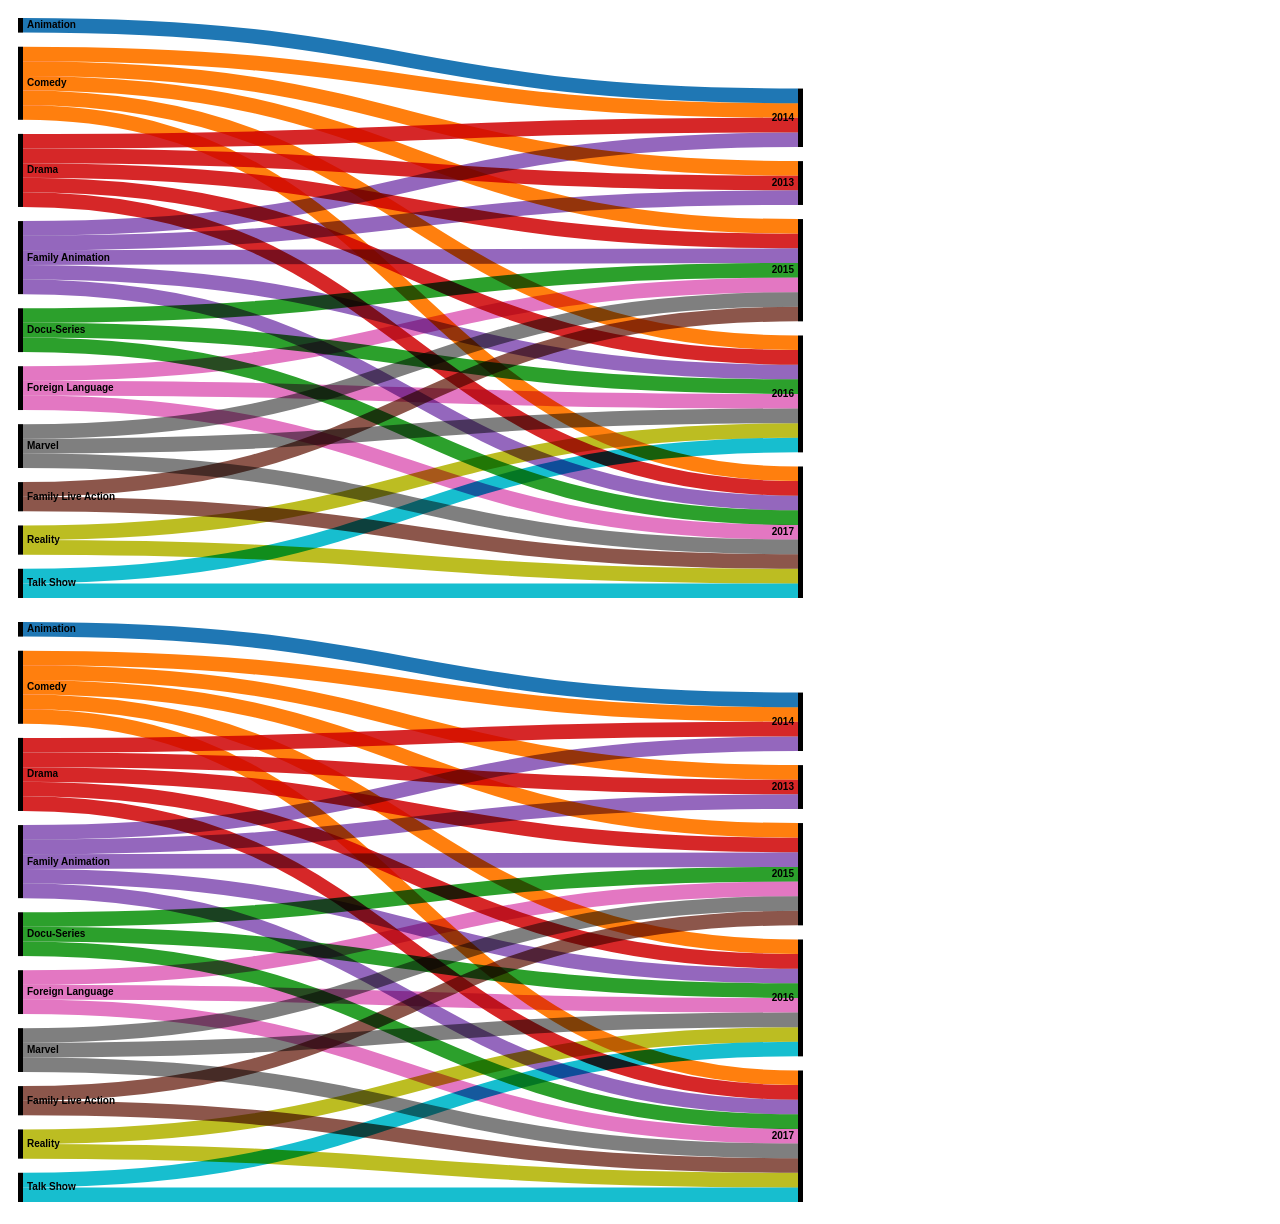
<file: index.html>
<!DOCTYPE html>
<html lang="es">
<head>
    <meta charset="UTF-8">
    <meta name="viewport" content="width=device-width">
    <title>Visualización</title>
</head>
<body>
    <object type="image/svg+xml" data="viz.svg"></object>
    <object type="image/svg+xml" data="./viz.svg"></object>
<div class="flourish-embed flourish-chart" data-src="visualisation/30757412"><script src="https://public.flourish.studio/resources/embed.js"></script><noscript><img src="https://public.flourish.studio/visualisation/30757412/thumbnail" width="100%" alt="chart visualization" /></noscript></div>


<div class="flourish-embed flourish-chart" data-src="visualisation/30757412"><script src="https://public.flourish.studio/resources/embed.js"></script><noscript><img src="https://public.tableau.com/authoring/DIEGO_17940679049580/Dashboard2#2" width="100%" alt="chart visualization" /></noscript></div>
    
</body>
</html>
</file>
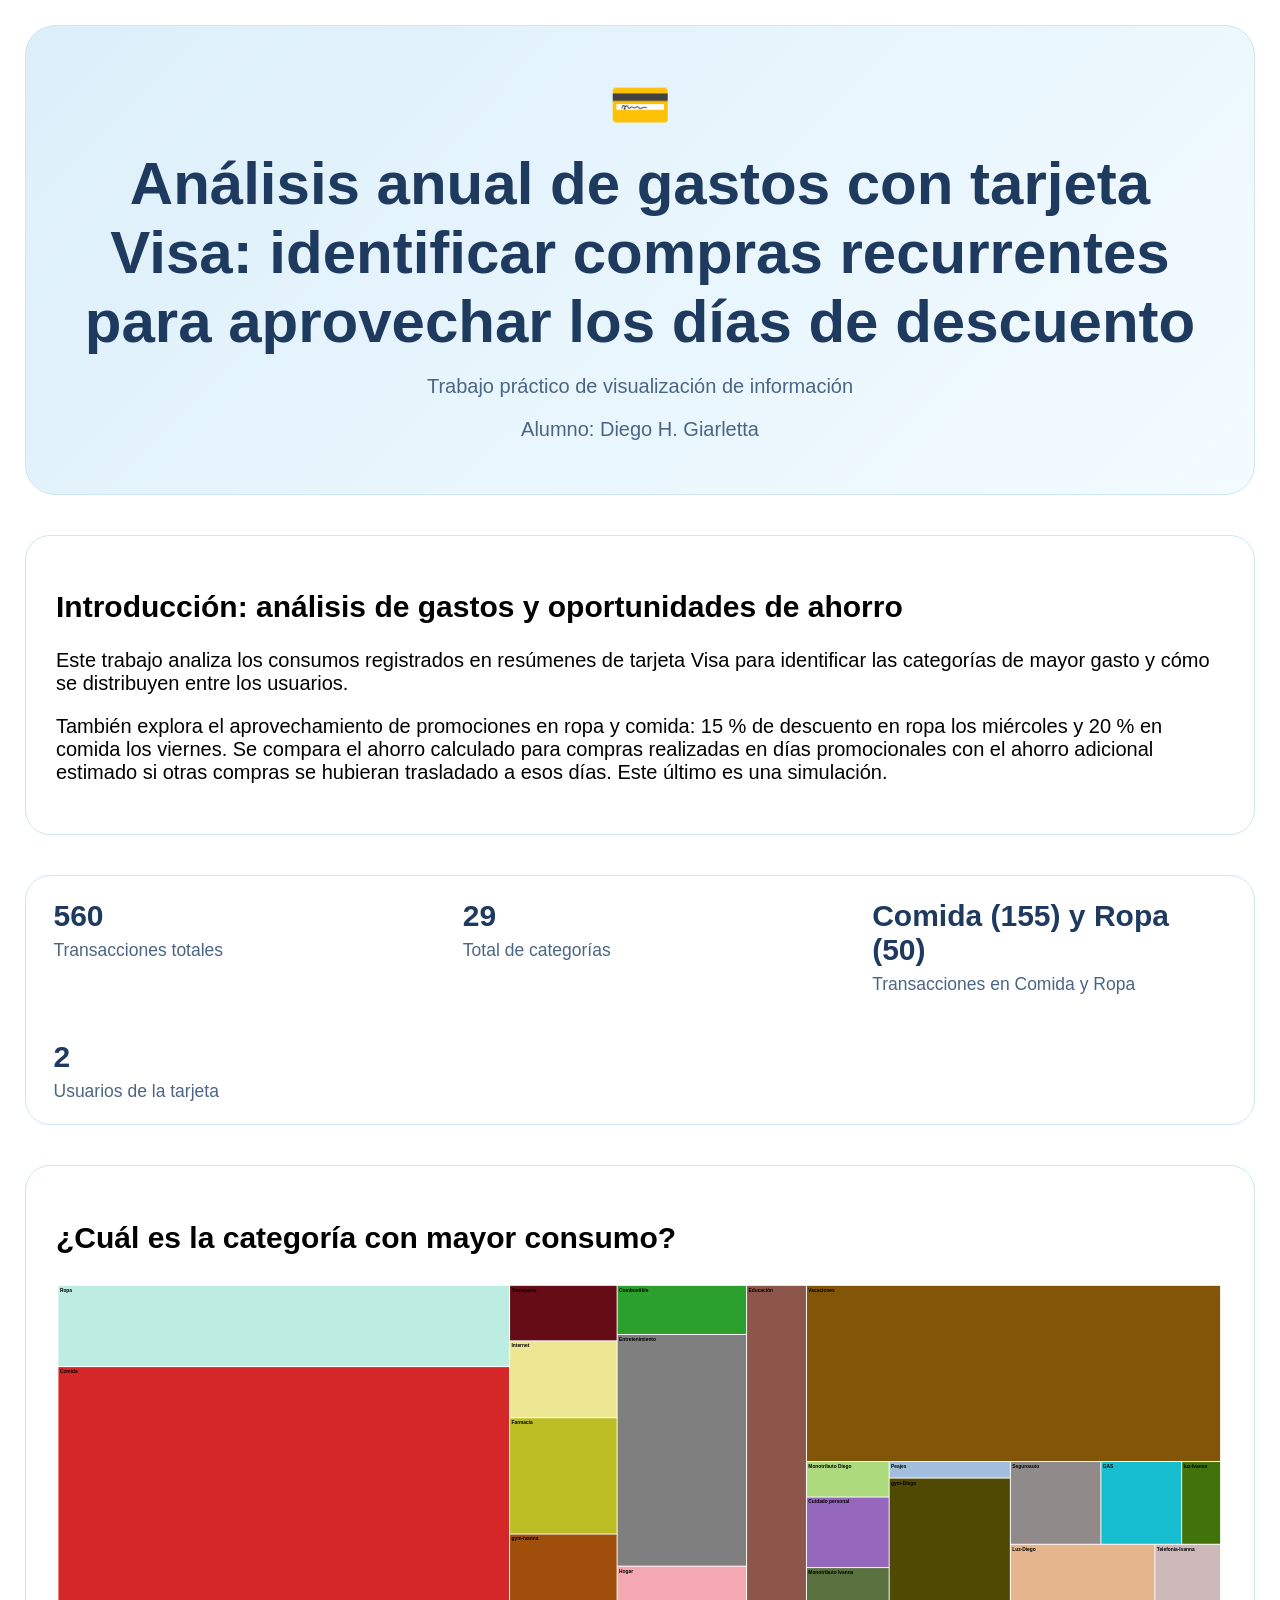
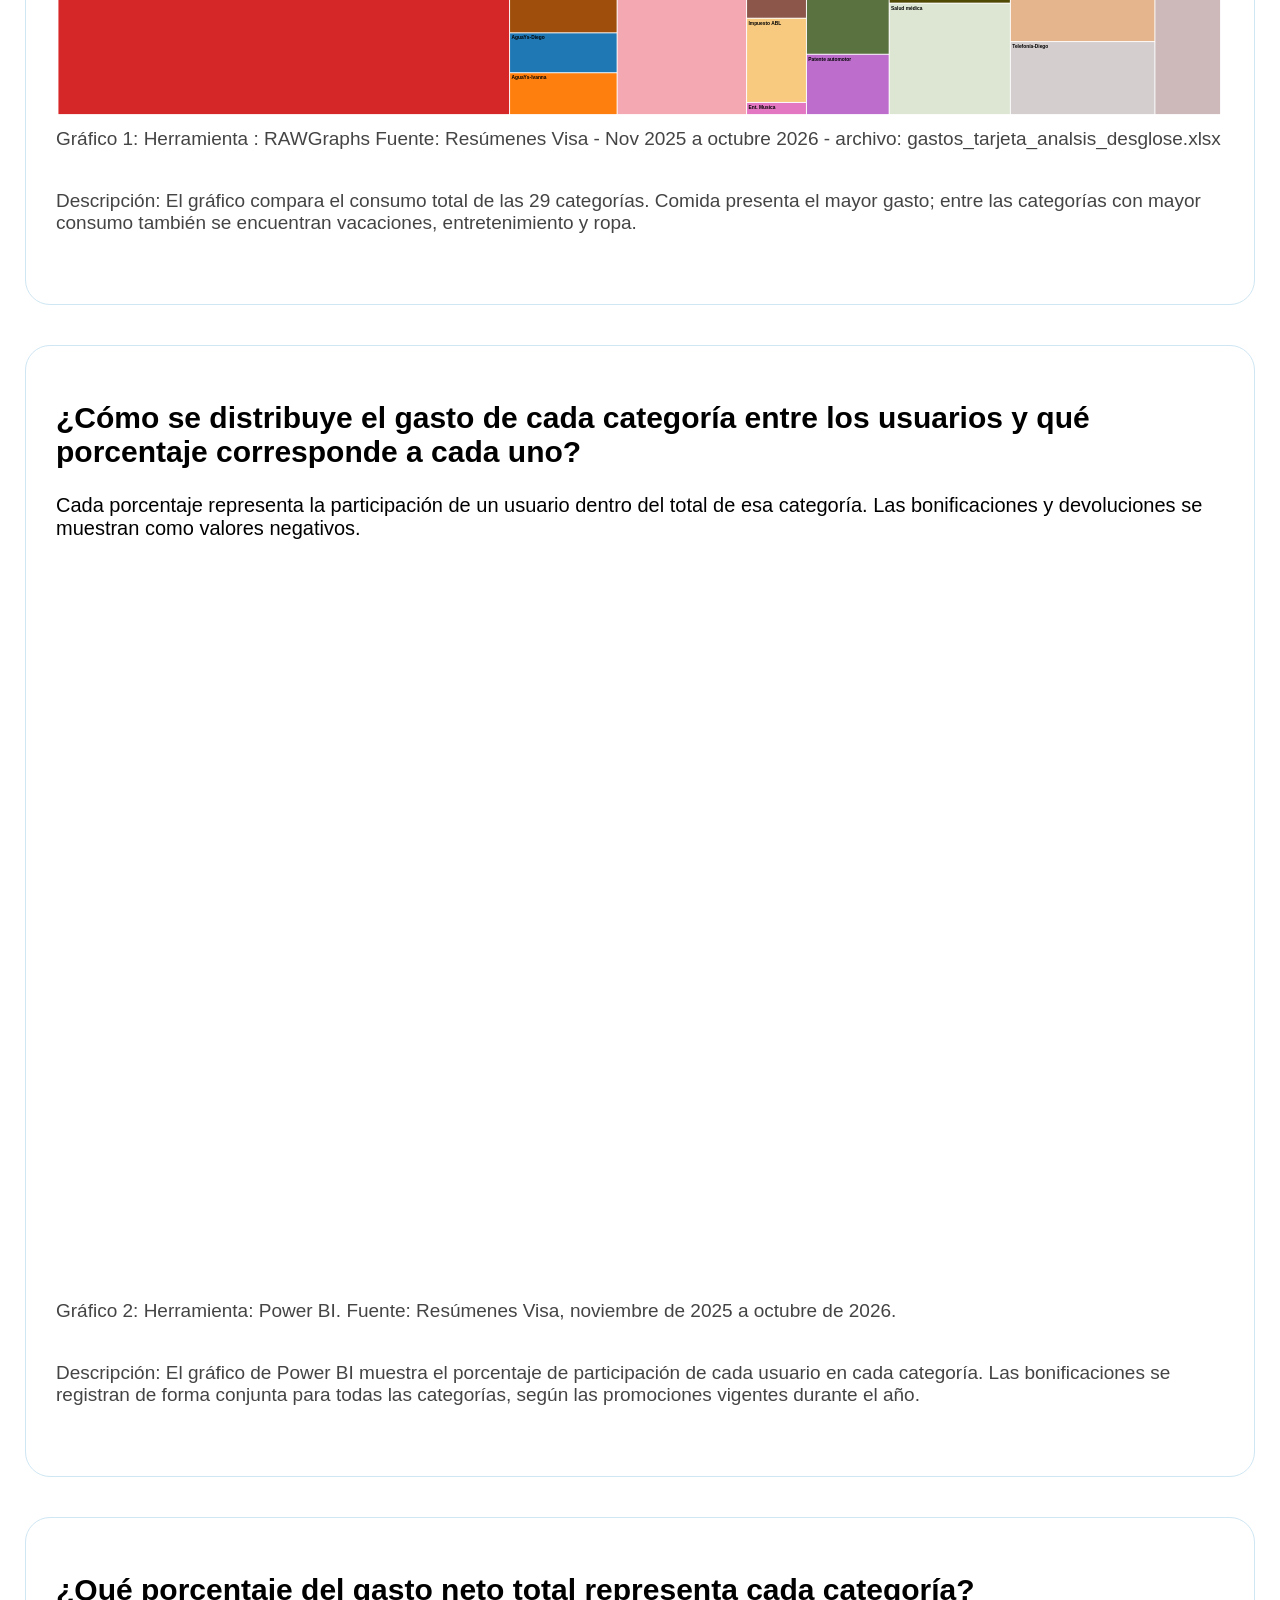
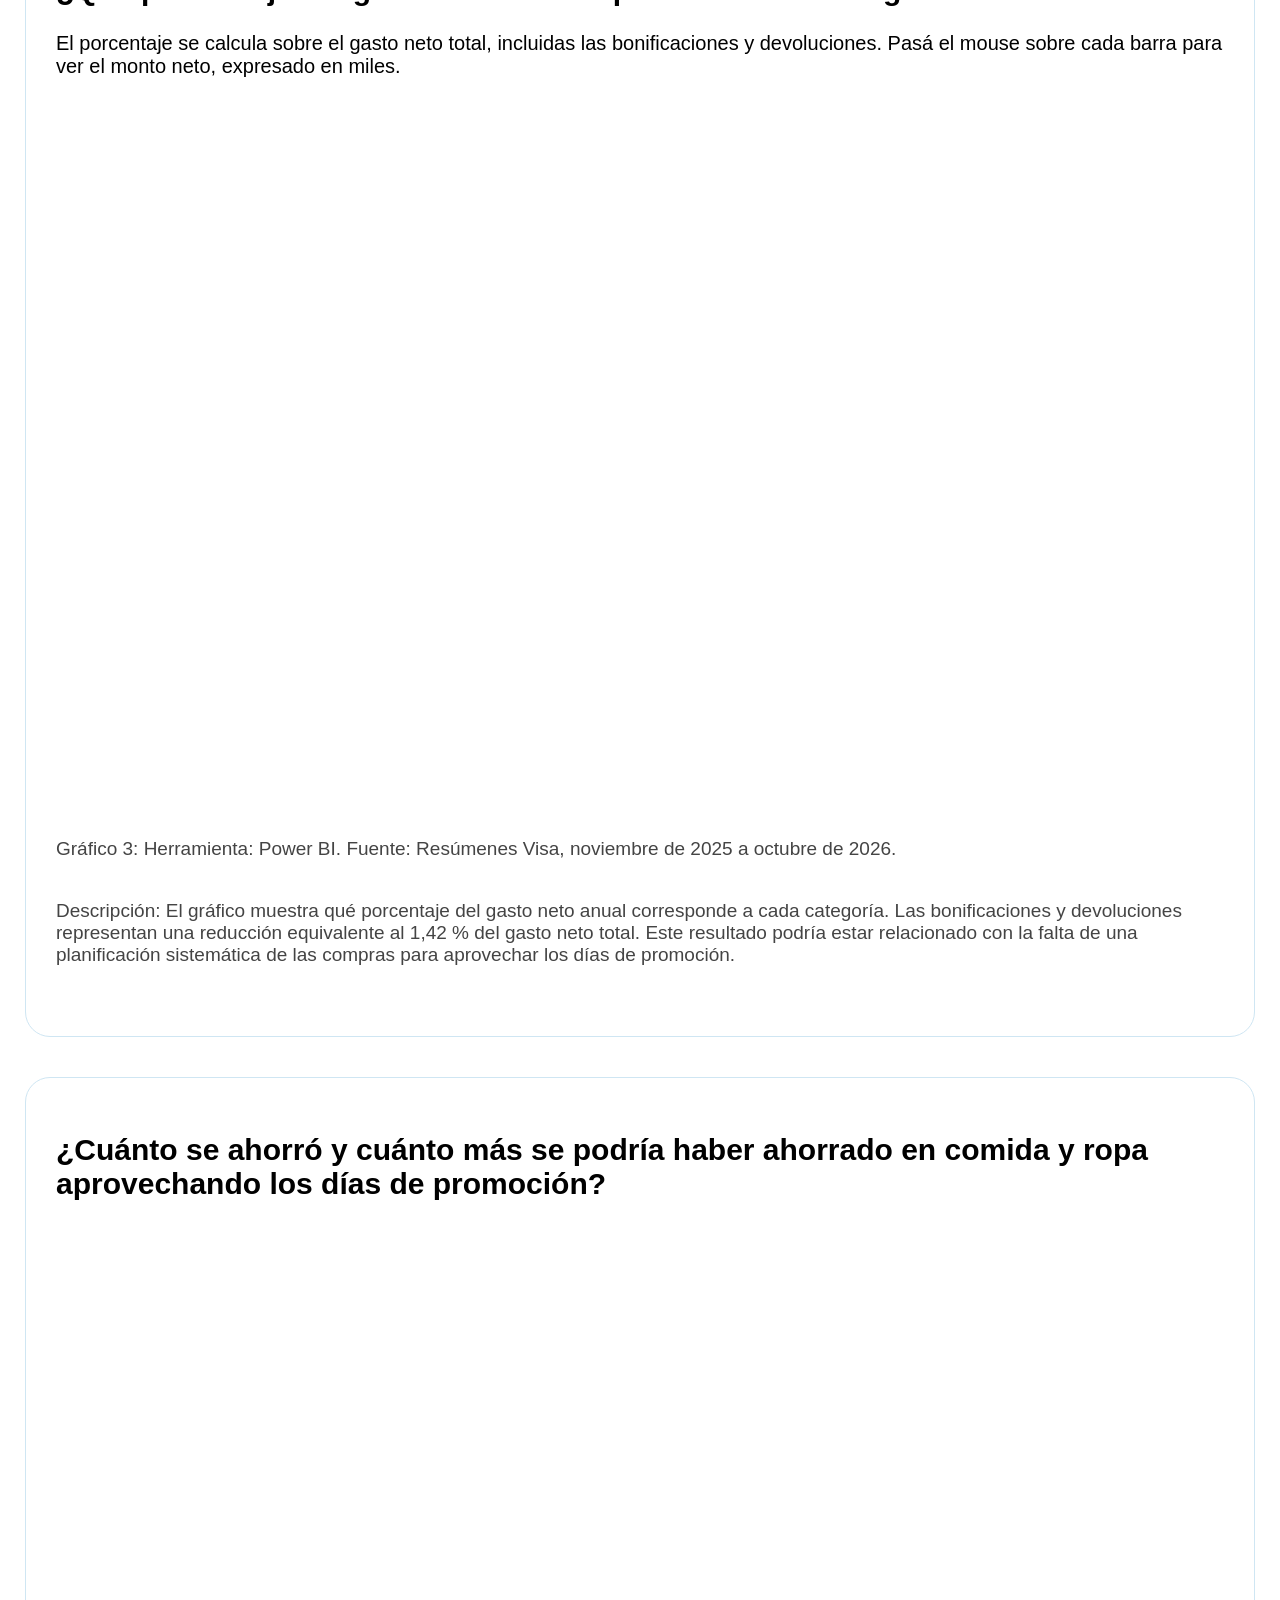
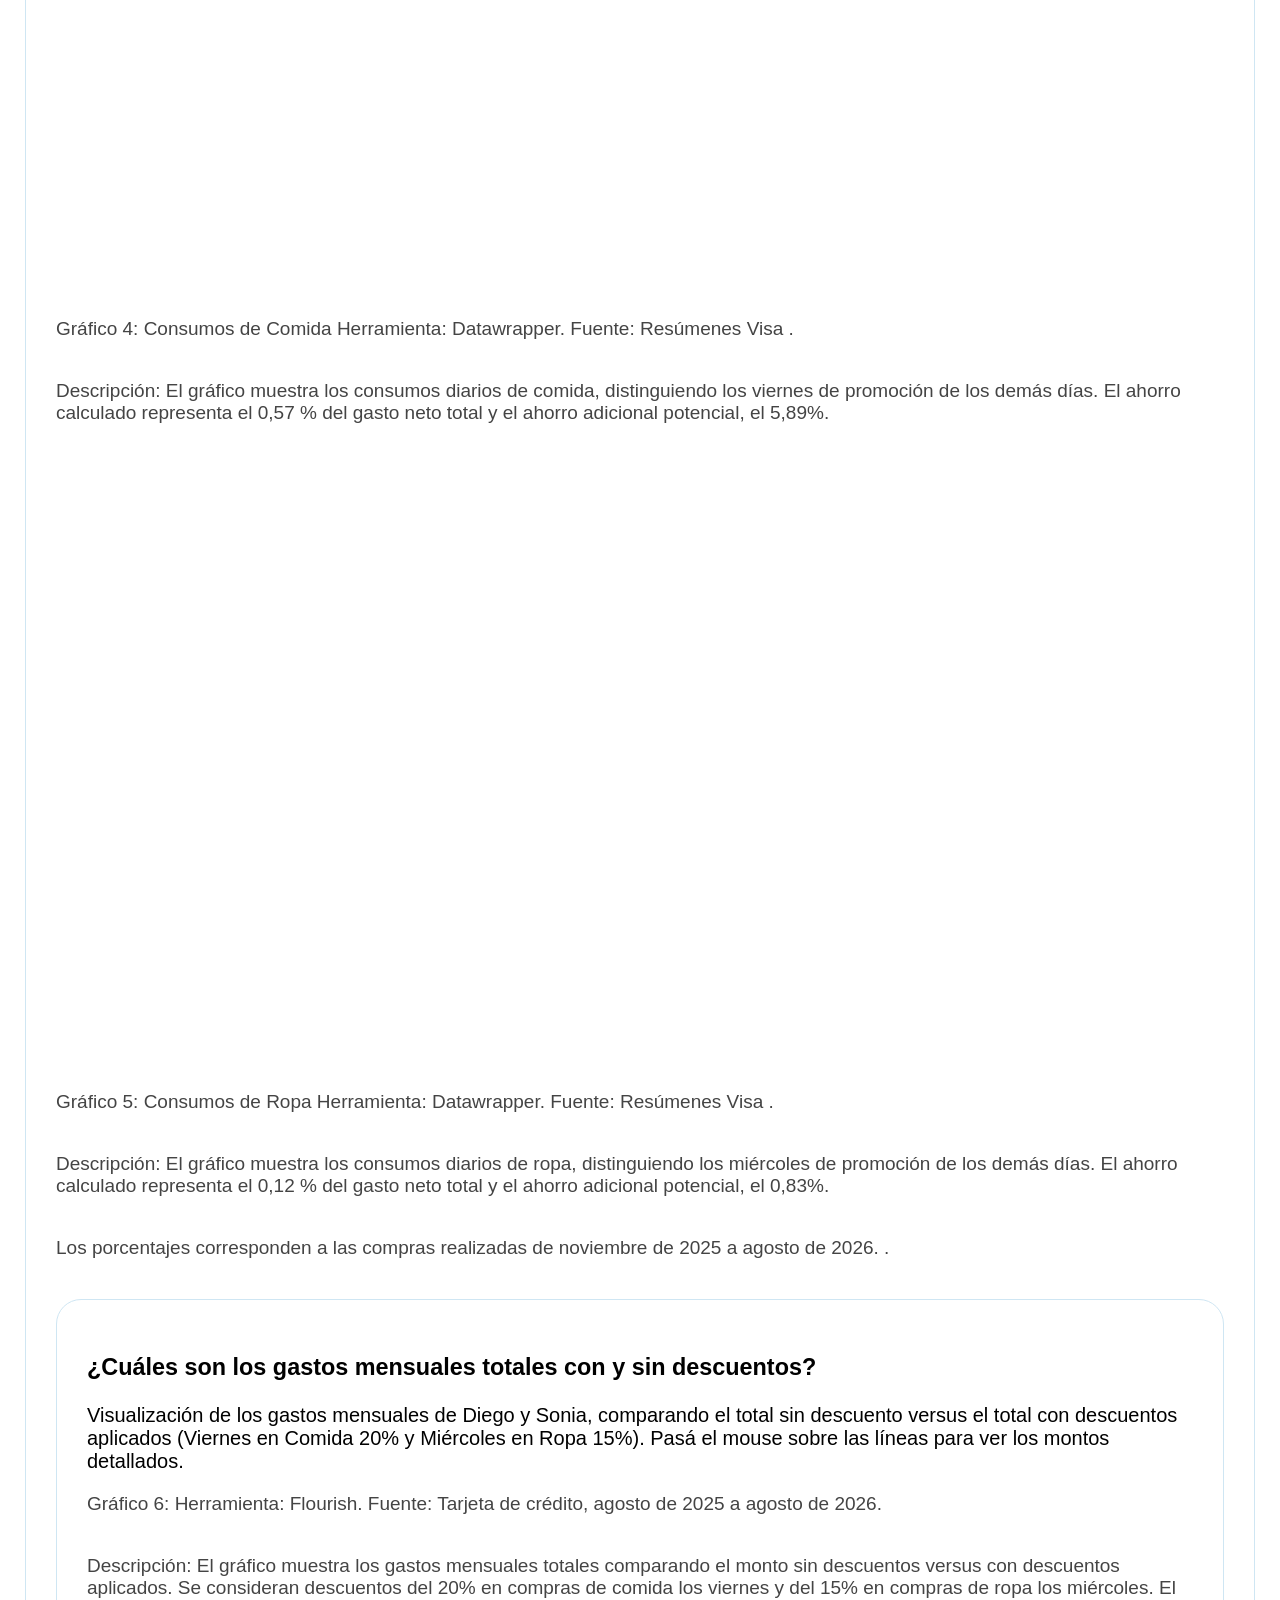
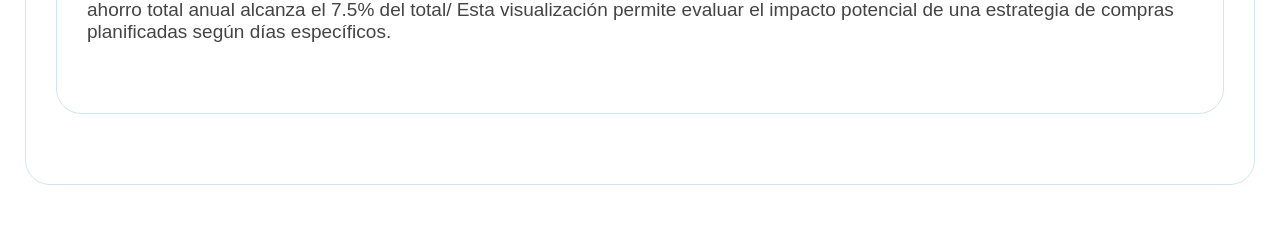
<file: tp1/tp1.html>
<!DOCTYPE html>
<html lang="es">
<head>
  <meta charset="UTF-8">
  <meta name="viewport" content="width=device-width">
  <title>TRABAJO PRACTICO VISUALIZACION DE INFORMACION</title>
  <style>
    html {
      zoom: 1.25;
    }
    body {
      font-family: Arial, sans-serif;
      max-width: 1100px;
      margin: 0 auto;
      padding: 20px;
    }
    .caratula {
      padding: 40px 24px;
      border: 1px solid #cfe6f3;
      border-radius: 24px;
      background: linear-gradient(135deg, #dceffa, #f3fbff);
      color: #1f3a5f;
      text-align: center;
    }
    .caratula-icono {
      font-size: 40px;
    }
    .caratula h1 {
      margin: 12px 0;
      font-size: clamp(30px, 5vw, 48px);
    }
    .caratula p {
      max-width: 660px;
      margin: 10px auto 0;
      line-height: 1.5;
      color: #4a6585;
    }
    .resumen {
      display: flex;
      flex-wrap: wrap;
      margin: 24px 0;
      border: 1px solid #cfe6f3;
      border-radius: 20px;
      background: #fff;
      overflow: hidden;
    }
    .resumen-item {
      flex: 1 1 220px;
      padding: 18px 22px;
    }
    .resumen-valor {
      display: block;
      color: #1f3a5f;
      font-size: 24px;
      font-weight: bold;
      margin-bottom: 4px;
    }
    .resumen-etiqueta {
      color: #4a6585;
      font-size: 14px;
    }
    .nota-grafico {
      font-size: 0.95rem;
      color: #444;
      margin-top: 8px;
      margin-bottom: 32px;
    }
    .grafico-powerbi {
      display: block;
      width: 100%;
      height: auto;
      aspect-ratio: 16 / 10;
      border: 0;
    }
    .marco-pregunta {
      border: 1px solid #cfe6f3;
      border-radius: 20px;
      padding: 24px;
      margin: 32px 0;
    }
  </style>
</head>
<body>
  <header class="caratula">
    <div class="caratula-icono" aria-hidden="true">💳</div>
    <h1>Análisis anual de gastos con tarjeta Visa: identificar compras recurrentes para aprovechar los días de descuento</h1>
    <p>Trabajo práctico de visualización de información</p>
    <p>Alumno: Diego H. Giarletta</p>
  </header>

  <section class="marco-pregunta">
  <h2>Introducción: análisis de gastos y oportunidades de ahorro</h2>
  <p>
    Este trabajo analiza los consumos registrados en resúmenes de tarjeta Visa
    para identificar las categorías de mayor gasto y cómo se distribuyen
    entre los usuarios.
  </p>
  <p>
    También explora el aprovechamiento de promociones en ropa y comida:
    15 % de descuento en ropa los miércoles y 20 % en comida los viernes.
    Se compara el ahorro calculado para compras realizadas en días
    promocionales con el ahorro adicional estimado si otras compras se
    hubieran trasladado a esos días. Este último es una simulación.
  </p>
</section>
  
  <section class="resumen" aria-label="Resumen de transacciones">
    <div class="resumen-item">
      <span class="resumen-valor" id="transacciones">Cargando...</span>
      <span class="resumen-etiqueta">Transacciones totales</span>
    </div>
    <div class="resumen-item">
      <span class="resumen-valor" id="categorias">Cargando...</span>
      <span class="resumen-etiqueta">Total de categorías</span>
    </div>
    <div class="resumen-item">
      <span class="resumen-valor" id="mayor-categoria">Cargando...</span>
      <span class="resumen-etiqueta">Transacciones en Comida y Ropa</span>
    </div>
    <div class="resumen-item">
      <span class="resumen-valor" id="usuarios">Cargando...</span>
      <span class="resumen-etiqueta">Usuarios de la tarjeta</span>
    </div>
  </section>

  <p id="error-resumen" role="alert" hidden></p>
  <noscript>Activá JavaScript para ver el resumen de transacciones.</noscript>

  <script>
    async function cargarResumen() {
      try {
        const respuesta = await fetch('resumen-transacciones.csv', { cache: 'no-cache' });
        if (!respuesta.ok) throw new Error('HTTP ' + respuesta.status);
        const lineas = (await respuesta.text()).replace(/^\uFEFF/, '').trim().split(/\r?\n/);
        if (lineas.shift() !== 'Indicador;Valor') throw new Error('Encabezado CSV inválido');
        const datos = new Map();

        for (const linea of lineas) {
          const campos = linea.match(/^([^;"]+);(?:"((?:[^"]|"")*)"|([^;"]*))$/);
          if (!campos || datos.has(campos[1])) throw new Error('Fila CSV inválida');
          datos.set(campos[1], (campos[2] !== undefined ? campos[2].replace(/""/g, '"') : campos[3]).trim());
        }

        const transacciones = datos.get('Transacciones totales');
        const categorias = datos.get('Total de categorías');
        const mayor = datos.get('Categoría con más transacciones');
        const usuarios = datos.get('Usuarios de la tarjeta');

        if (!/^\d+$/.test(transacciones || '') || !/^\d+$/.test(categorias || '') || !mayor || !/^\d+$/.test(usuarios || '')) {
          throw new Error('Faltan indicadores válidos en el CSV');
        }

        document.getElementById('transacciones').textContent = transacciones;
        document.getElementById('categorias').textContent = categorias;
        document.getElementById('mayor-categoria').textContent = mayor;
        document.getElementById('usuarios').textContent = usuarios;
      } catch (error) {
        console.error('Error al cargar el resumen:', error);
        document.querySelectorAll('.resumen-valor[id]').forEach(elemento => { elemento.textContent = 'No disponible'; });
        const aviso = document.getElementById('error-resumen');
        aviso.textContent = 'No se pudo cargar el resumen. Revisá el archivo resumen-transacciones.csv.';
        aviso.hidden = false;
      }
    }

    cargarResumen();
  </script>

  <section class="marco-pregunta">
    <h1>¿Cuál es la categoría con mayor consumo?</h1>
    <img src="RawGraphs-TreeMap.svg" alt="Treemap de consumos mensuales" style="width: 100%; height: auto; margin: 0 auto; display: block;">
    <p class="nota-grafico">Gráfico 1: Herramienta : RAWGraphs  Fuente: Resúmenes Visa - Nov 2025 a octubre 2026 - archivo: gastos_tarjeta_analsis_desglose.xlsx</p>
    <p class="nota-grafico">Descripción: El gráfico compara el consumo total de las 29 categorías. Comida presenta el mayor gasto; entre las categorías con mayor consumo también se encuentran vacaciones, entretenimiento y ropa.</p>
  </section>

  <section class="marco-pregunta">
    <h1>¿Cómo se distribuye el gasto de cada categoría entre los usuarios y qué porcentaje corresponde a cada uno?</h1>
    <p>Cada porcentaje representa la participación de un usuario dentro del total de esa categoría. Las bonificaciones y devoluciones se muestran como valores negativos.</p>
    <iframe class="grafico-powerbi" title="Sumatoria de consumos por usuario de tarjetas" src="https://app.powerbi.com/view?r=eyJrIjoiYWRkZGFhNjgtODYzNC00MjhiLWFjODQtNjljZWIxZGMxZjJhIiwidCI6ImExZjUwYTk3LTIxYzAtNDlhNy1hOWQ0LWYyNDRlYmI0MmRhNyIsImMiOjR9" allowfullscreen></iframe>
    <p class="nota-grafico">Gráfico 2: Herramienta: Power BI. Fuente: Resúmenes Visa, noviembre de 2025 a octubre de 2026.</p>
    <p class="nota-grafico">Descripción: El gráfico de Power BI muestra el porcentaje de participación de cada usuario en cada categoría. Las bonificaciones se registran de forma conjunta para todas las categorías, según las promociones vigentes durante el año.</p>
  </section>

  <section class="marco-pregunta">
    <h1>¿Qué porcentaje del gasto neto total representa cada categoría?</h1>
    <p>El porcentaje se calcula sobre el gasto neto total, incluidas las bonificaciones y devoluciones. Pasá el mouse sobre cada barra para ver el monto neto, expresado en miles.</p>
    <iframe class="grafico-powerbi" title="Participación de cada categoría en el gasto neto total" src="https://app.powerbi.com/view?r=eyJrIjoiZjY3MTkxZGYtYjEwMi00ZmExLWJmMDgtZTBiYjA3MjJhYjE2IiwidCI6ImExZjUwYTk3LTIxYzAtNDlhNy1hOWQ0LWYyNDRlYmI0MmRhNyIsImMiOjR9" allowfullscreen></iframe>
    <p class="nota-grafico">Gráfico 3: Herramienta: Power BI. Fuente: Resúmenes Visa, noviembre de 2025 a octubre de 2026.</p>
    <p class="nota-grafico">Descripción: El gráfico muestra qué porcentaje del gasto neto anual corresponde a cada categoría. Las bonificaciones y devoluciones representan una reducción equivalente al 1,42 % del gasto neto total. Este resultado podría estar relacionado con la falta de una planificación sistemática de las compras para aprovechar los días de promoción.</p>
  </section>

  <section class="marco-pregunta">
    <h1>¿Cuánto se ahorró y cuánto más se podría haber ahorrado en comida y ropa aprovechando los días de promoción?</h1>

    <!-- COMIDA -->
    <div style="min-height: 494px; margin-bottom: 60px;" id="datawrapper-vis-vUZ9o">
      <script defer src="https://datawrapper.dwcdn.net/vUZ9o/embed.js"
        charset="utf-8" data-target="#datawrapper-vis-vUZ9o"></script>
    </div>
    
    <p class="nota-grafico">Gráfico 4: Consumos de Comida  Herramienta: Datawrapper. Fuente: Resúmenes Visa .</p>
    <p class="nota-grafico">Descripción: El gráfico muestra los consumos diarios de comida, distinguiendo los viernes de promoción de los demás días. El ahorro calculado representa el 0,57 % del gasto neto total y el ahorro adicional potencial, el 5,89%. </p>
    
    <!-- ROPA -->
    <div style="min-height: 494px;" id="datawrapper-vis-AQw7z">
      <script defer src="https://datawrapper.dwcdn.net/AQw7z/embed.js"
        charset="utf-8" data-target="#datawrapper-vis-AQw7z"></script>
    </div>

   <p class="nota-grafico">Gráfico 5: Consumos de Ropa  Herramienta: Datawrapper. Fuente: Resúmenes Visa .</p>
   <p class="nota-grafico">Descripción: El gráfico muestra los consumos diarios de ropa, distinguiendo los miércoles de promoción de los demás días. El ahorro calculado representa el 0,12 % del gasto neto total y el ahorro adicional potencial, el 0,83%.</p>

   <p class="nota-grafico"> Los porcentajes corresponden a las compras realizadas de noviembre de 2025 a agosto de 2026. .</p>

   <!-- Flourish. -->
    <section class="marco-pregunta">
  <h1>¿Cuáles son los gastos mensuales totales con y sin descuentos?</h1>
  <p>Visualización de los gastos mensuales de Diego y Sonia, comparando el total sin descuento versus el total con descuentos aplicados (Viernes en Comida 20% y Miércoles en Ropa 15%). Pasá el mouse sobre las líneas para ver los montos detallados.</p>
  
  
  <div class="flourish-embed flourish-chart" data-src="visualisation/30990783">
    <script src="https://public.flourish.studio/resources/embed.js"></script>
    <noscript>
      <img src="https://public.flourish.studio/visualisation/30990783/thumbnail" width="100%" alt="chart visualization" />
    </noscript>
  </div>
  
  <p class="nota-grafico">Gráfico 6: Herramienta: Flourish. Fuente: Tarjeta de crédito, agosto de 2025 a agosto de 2026.</p>
  <p class="nota-grafico">Descripción: El gráfico muestra los gastos mensuales totales comparando el monto sin descuentos versus con descuentos aplicados. Se consideran descuentos del 20% en compras de comida los viernes y del 15% en compras de ropa los miércoles. El ahorro total anual alcanza el 7.5% del total/ Esta visualización permite evaluar el impacto potencial de una estrategia de compras planificadas según días específicos.</p>
</section>
    
    
  </section>
</body>
</html>
</file>
